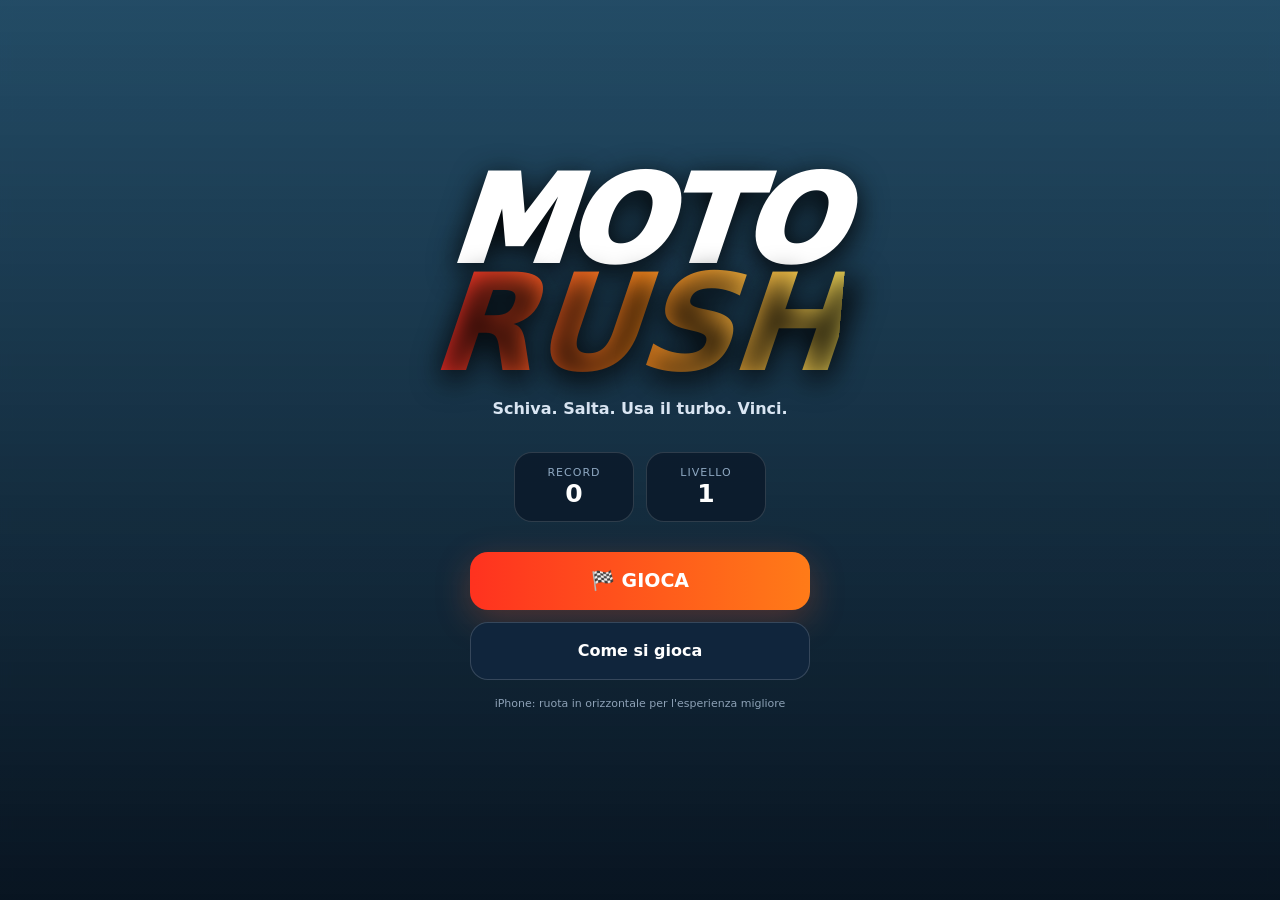
<file: index.html>
<!doctype html><html lang="it"><head><meta charset="utf-8"><meta name="viewport" content="width=device-width,initial-scale=1,viewport-fit=cover,user-scalable=no"><meta name="theme-color" content="#061221"><meta name="apple-mobile-web-app-capable" content="yes"><meta name="apple-mobile-web-app-status-bar-style" content="black-translucent"><link rel="manifest" href="manifest.webmanifest"><link rel="stylesheet" href="style.css?v=2"><title>Moto Rush</title></head><body>
<div id="app"><canvas id="game"></canvas>
<div id="start" class="screen"><div class="logo"><span>MOTO</span><b>RUSH</b></div><div class="tagline">Schiva. Salta. Usa il turbo. Vinci.</div><div class="stats"><div><small>Record</small><b id="best">0</b></div><div><small>Livello</small><b id="bestLevel">1</b></div></div><button id="play" class="primary">🏁 GIOCA</button><button id="how">Come si gioca</button><p class="hint">iPhone: ruota in orizzontale per l'esperienza migliore</p></div>
<div id="hud" class="hidden"><div class="hudLeft"><div class="pill">🏁 <b id="level">1</b></div><div class="pill">⭐ <b id="score">0</b></div></div><div class="hudCenter"><div class="speed"><span id="speedNum">0</span><small>KM/H</small></div><div class="bar"><i id="progress"></i></div></div><div class="hudRight"><div class="pill">❤️ <b id="lives">3</b></div><button id="pause">Ⅱ</button></div></div>
<div id="controls" class="hidden"><div class="steer swipeHint"><span>⇆</span><b>SCORRI PER CAMBIARE CORSIA</b></div><div class="actions"><button id="brake">BRAKE</button><button id="gas">GAS</button><button id="jump">JUMP</button><button id="turbo">⚡ TURBO</button></div></div>
<div id="message" class="banner hidden"></div>
<div id="gameover" class="screen hidden"><h2>Gara finita</h2><div class="bigScore" id="finalScore">0</div><small>PUNTI</small><div class="stats"><div><small>Livello</small><b id="finalLevel">1</b></div><div><small>Record</small><b id="finalBest">0</b></div></div><button id="again" class="primary">↻ RIGIOCA</button><button id="home">Home</button></div>
<div id="help" class="screen hidden"><h2>Come si gioca</h2><div class="helpGrid"><div>⇆<span>Scorri a destra o sinistra per cambiare corsia</span></div><div>JUMP<span>Salta rampe e ostacoli</span></div><div>⚡<span>Turbo temporaneo</span></div><div>GAS / BRAKE<span>Accelera e rallenta come una moto vera</span></div></div><button id="closeHelp" class="primary">OK</button></div>
</div><script src="game.js?v=2"></script><script>if('serviceWorker'in navigator)navigator.serviceWorker.register('sw.js?v=2').catch(()=>{});</script></body></html>
</file>
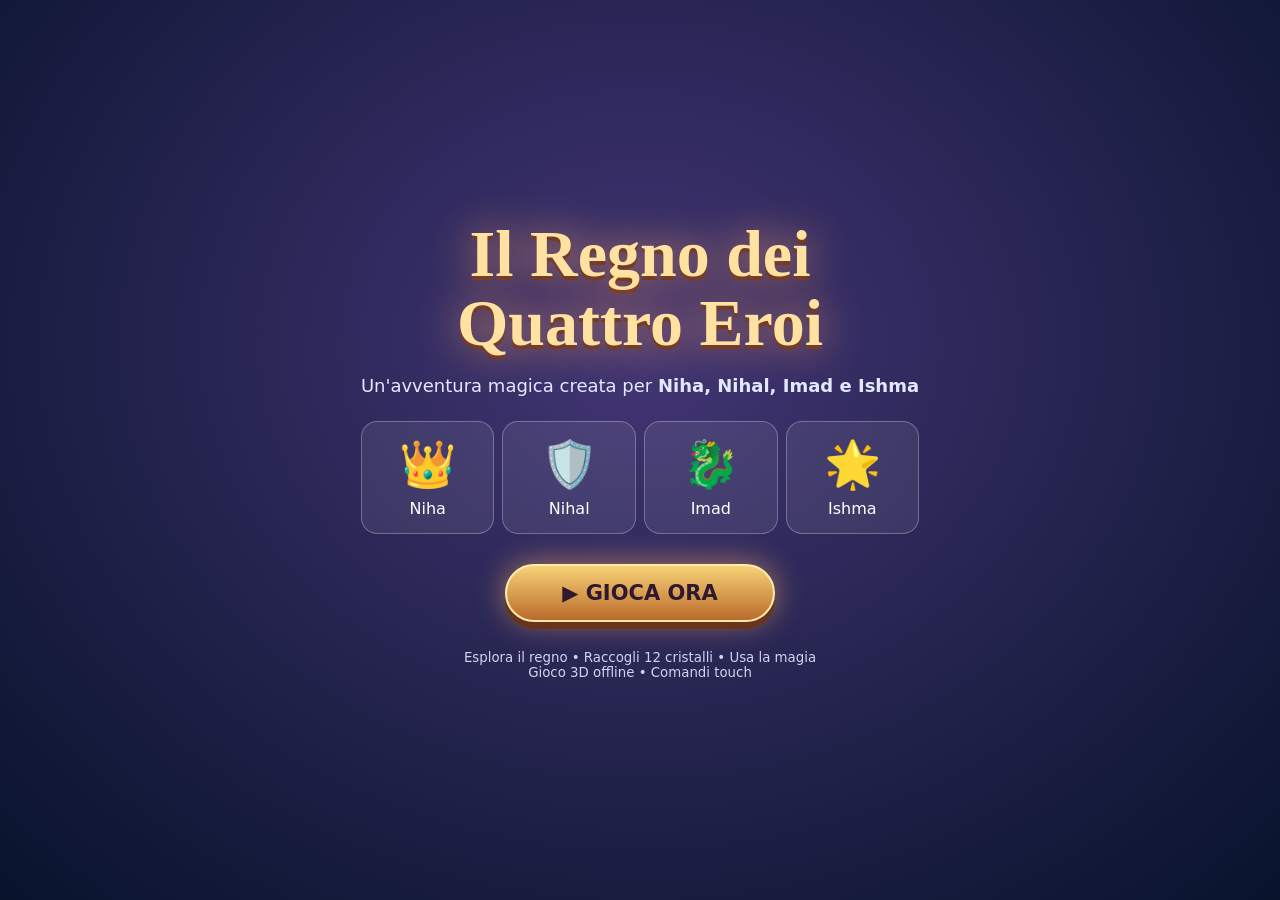
<file: android-game/app/src/main/assets/index.html>
<!doctype html><html lang="it"><head><meta charset="utf-8"><meta name="viewport" content="width=device-width,initial-scale=1,maximum-scale=1,user-scalable=no,viewport-fit=cover"><meta name="theme-color" content="#111a38"><title>Il Regno dei Quattro Eroi</title><style>
*{box-sizing:border-box}html,body{margin:0;width:100%;height:100%;overflow:hidden;background:#111a38;font-family:system-ui,-apple-system,Segoe UI,sans-serif;color:#fff;touch-action:none}canvas{width:100%;height:100%;display:block}#hud{position:absolute;inset:0;pointer-events:none}button{border:0;color:#fff;font-family:inherit;cursor:pointer;touch-action:manipulation}#top{position:absolute;top:max(12px,env(safe-area-inset-top));left:12px;right:12px;display:flex;gap:8px;align-items:flex-start;justify-content:space-between}#brand{background:#111b3ec9;border:1px solid #ffffff55;border-radius:17px;padding:9px 13px;box-shadow:0 6px 22px #0006;max-width:65%}#brand strong{display:block;font-size:clamp(12px,2.8vw,17px);color:#ffe2a5}#brand small{display:block;font-size:11px;color:#dbe3ff;margin-top:3px}#score{font-weight:900;background:#151943c9;border:1px solid #ffe5a266;padding:10px 14px;border-radius:18px;white-space:nowrap;font-size:16px}#quest{position:absolute;top:max(84px,calc(env(safe-area-inset-top) + 76px));left:12px;background:#101934c9;padding:10px 14px;border:1px solid #fff3;border-radius:15px;font-size:12px;max-width:min(300px,80vw)}#quest b{color:#fce49e}#chars{pointer-events:auto;position:absolute;top:max(85px,calc(env(safe-area-inset-top) + 75px));right:10px;display:flex;flex-direction:column;gap:7px}#chars button{font-size:11px;border-radius:13px;padding:7px 9px;background:#18234ecf;border:1px solid #ffffff44;text-align:left;min-width:104px;box-shadow:0 4px 13px #0005}#chars button.active{border-color:#ffd263;background:#54401dcc}#chars button span{font-size:18px;margin-right:5px}#stickZone{pointer-events:auto;position:absolute;bottom:max(27px,env(safe-area-inset-bottom));left:20px;width:140px;height:140px;border:2px solid #ffffff44;background:#101f4299;border-radius:50%;display:grid;place-items:center}#stick{width:65px;height:65px;background:radial-gradient(circle at 40% 25%,#ffecaa,#c17d3d);box-shadow:0 0 25px #ffde7966;border:2px solid #fff7;border-radius:50%;transform:translate(0,0)}#actions{pointer-events:auto;position:absolute;right:20px;bottom:max(37px,calc(env(safe-area-inset-bottom) + 10px));display:flex;flex-direction:column;align-items:end;gap:9px}#actions button{background:linear-gradient(135deg,#5445ac,#202c68);border:1px solid #b6a9ffb0;border-radius:50px;min-width:94px;padding:14px 12px;font-size:14px;font-weight:bold;box-shadow:0 5px 20px #0009}#actions button:first-child{background:linear-gradient(135deg,#efb650,#9d4b2d);border-color:#fff1a9}#toast{position:absolute;top:49%;left:50%;transform:translate(-50%,-50%);background:#121c40e8;border:1px solid #ffdb81;border-radius:18px;padding:17px 24px;font-size:17px;font-weight:bold;text-align:center;opacity:0;transition:opacity .25s;max-width:85vw;pointer-events:none}#start{position:absolute;inset:0;z-index:10;background:radial-gradient(ellipse at 50% 40%,#57438baa,#08132cfa),linear-gradient(#201b53,#0c1531);display:flex;justify-content:center;align-items:center;text-align:center;padding:20px;overflow:auto}#start .panel{max-width:650px}#start h1{font-family:Georgia,serif;font-size:clamp(34px,7vw,66px);line-height:1.04;color:#ffe2a1;text-shadow:0 4px 0 #763b22,0 0 40px #d99265;margin:0 0 15px}#start p{color:#e3e8ff;font-size:clamp(14px,3vw,18px)}#start .heroes{display:grid;grid-template-columns:repeat(4,1fr);gap:8px;margin:25px auto}#start .hero{background:#ffffff14;padding:15px 5px;border-radius:16px;border:1px solid #ffffff45;font-size:clamp(11px,2.5vw,16px)}#start .hero em{font-style:normal;font-size:clamp(28px,6vw,46px);display:block;margin-bottom:8px}#play{background:linear-gradient(#f7d276,#bb6b2c);border:2px solid #ffecac;box-shadow:0 7px 0 #68351b,0 0 30px #ffaa6699;color:#2e1930;font-weight:900;font-size:21px;border-radius:40px;padding:15px 55px;margin:5px}#start small{display:block;margin-top:23px;color:#ccd5ef}#hint{position:absolute;bottom:8px;left:50%;transform:translateX(-50%);font-size:10px;white-space:nowrap;color:#e5e9ffae}@media(max-width:500px){#chars button{min-width:85px;padding:5px 7px;font-size:10px}#chars button span{font-size:16px}#quest{max-width:45%;font-size:11px}#stickZone{width:126px;height:126px}#actions button{min-width:84px;padding:12px 10px}}
</style></head><body><canvas id="game"></canvas><div id="hud"><div id="top"><div id="brand"><strong>🏰 IL REGNO DEI QUATTRO EROI</strong><small id="who">Niha • Nihal • Imad • Ishma</small></div><div id="score">💎 <span id="count">0</span>/12</div></div><div id="quest"><b>✨ Missione: I cristalli del regno</b><div id="questText">Raccogli 12 cristalli magici!</div></div><div id="chars"><button data-char="0" class="active"><span>👑</span>Niha</button><button data-char="1"><span>🛡️</span>Nihal</button><button data-char="2"><span>🐉</span>Imad</button><button data-char="3"><span>🌟</span>Ishma</button></div><div id="stickZone"><div id="stick"></div></div><div id="actions"><button id="magic">✨ Magia</button><button id="jump">⬆ Salta</button></div><div id="toast"></div><div id="hint">Trascina sul mondo per girare la visuale</div></div><div id="start"><div class="panel"><h1>Il Regno dei<br>Quattro Eroi</h1><p>Un'avventura magica creata per <b>Niha, Nihal, Imad e Ishma</b></p><div class="heroes"><div class="hero"><em>👑</em>Niha</div><div class="hero"><em>🛡️</em>Nihal</div><div class="hero"><em>🐉</em>Imad</div><div class="hero"><em>🌟</em>Ishma</div></div><button id="play">▶ GIOCA ORA</button><small>Esplora il regno • Raccogli 12 cristalli • Usa la magia<br>Gioco 3D offline • Comandi touch</small></div></div><script>
'use strict';const canvas=document.getElementById('game'),gl=canvas.getContext('webgl',{antialias:true,alpha:false});if(!gl){document.getElementById('start').innerHTML='<h2>WebGL non disponibile sul browser.</h2>';throw Error('No WebGL')}
const vs=`attribute vec3 aPos;attribute vec3 aNormal;uniform mat4 uMVP;uniform mat4 uModel;varying vec3 vNorm;varying vec3 vWorld;void main(){vec4 w=uModel*vec4(aPos,1.);vWorld=w.xyz;vNorm=mat3(uModel)*aNormal;gl_Position=uMVP*vec4(aPos,1.);}`;
const fs=`precision mediump float;varying vec3 vNorm;varying vec3 vWorld;uniform vec3 uColor;uniform vec3 uEye;uniform float uTime;uniform float uGlow;void main(){vec3 N=normalize(vNorm);float diffuse=max(dot(N,normalize(vec3(-.45,1.,.55))),0.);float light=.57+.43*diffuse;vec3 c=uColor*light+uColor*uGlow*(.37+.13*sin(uTime*3.));float fog=clamp((distance(vWorld,uEye)-20.)/75.,0.,.76);c=mix(c,vec3(.52,.62,.84),fog);gl_FragColor=vec4(c,1.);}`;
function shader(type,src){let s=gl.createShader(type);gl.shaderSource(s,src);gl.compileShader(s);if(!gl.getShaderParameter(s,gl.COMPILE_STATUS))console.log(gl.getShaderInfoLog(s));return s}let prog=gl.createProgram();gl.attachShader(prog,shader(gl.VERTEX_SHADER,vs));gl.attachShader(prog,shader(gl.FRAGMENT_SHADER,fs));gl.linkProgram(prog);gl.useProgram(prog);gl.enable(gl.DEPTH_TEST);gl.enable(gl.CULL_FACE);gl.clearColor(.49,.66,.91,1);let aPos=gl.getAttribLocation(prog,'aPos'),aNormal=gl.getAttribLocation(prog,'aNormal'),uMVP=gl.getUniformLocation(prog,'uMVP'),uModel=gl.getUniformLocation(prog,'uModel'),uColor=gl.getUniformLocation(prog,'uColor'),uEye=gl.getUniformLocation(prog,'uEye'),uTime=gl.getUniformLocation(prog,'uTime'),uGlow=gl.getUniformLocation(prog,'uGlow');
function mesh(verts,inds){let data=[],normals=new Array(verts.length).fill(0).map(()=>[0,0,0]);for(let i=0;i<inds.length;i+=3){let a=verts[inds[i]],b=verts[inds[i+1]],c=verts[inds[i+2]],u=b.map((v,j)=>v-a[j]),v=c.map((w,j)=>w-a[j]),n=[u[1]*v[2]-u[2]*v[1],u[2]*v[0]-u[0]*v[2],u[0]*v[1]-u[1]*v[0]];for(let k=0;k<3;k++)for(let j=0;j<3;j++)normals[inds[i+k]][j]+=n[j]}for(let i=0;i<verts.length;i++){let n=normals[i],len=Math.hypot(...n)||1;data.push(...verts[i],...n.map(q=>q/len))}let b=gl.createBuffer(),ib=gl.createBuffer();gl.bindBuffer(gl.ARRAY_BUFFER,b);gl.bufferData(gl.ARRAY_BUFFER,new Float32Array(data),gl.STATIC_DRAW);gl.bindBuffer(gl.ELEMENT_ARRAY_BUFFER,ib);gl.bufferData(gl.ELEMENT_ARRAY_BUFFER,new Uint16Array(inds),gl.STATIC_DRAW);return{b,ib,count:inds.length}}
const cube=mesh([[-.5,-.5,-.5],[.5,-.5,-.5],[.5,.5,-.5],[-.5,.5,-.5],[-.5,-.5,.5],[.5,-.5,.5],[.5,.5,.5],[-.5,.5,.5]],[0,2,1,0,3,2,4,5,6,4,6,7,0,1,5,0,5,4,3,7,6,3,6,2,1,2,6,1,6,5,0,4,7,0,7,3]);
function roundMesh(lat=9,lon=12){let v=[],id=[];for(let i=0;i<=lat;i++){let p=Math.PI*i/lat;for(let j=0;j<=lon;j++){let t=j*2*Math.PI/lon;v.push([Math.sin(p)*Math.cos(t)*.5,Math.cos(p)*.5,Math.sin(p)*Math.sin(t)*.5])}}for(let i=0;i<lat;i++)for(let j=0;j<lon;j++){let n=i*(lon+1)+j;id.push(n,n+lon+1,n+1,n+1,n+lon+1,n+lon+2)}return mesh(v,id)}let sphere=roundMesh();function coneMesh(sides=9){let v=[[0,.5,0],[0,-.5,0]],id=[];for(let k=0;k<sides;k++){let a=2*Math.PI*k/sides;v.push([Math.cos(a)*.5,-.5,Math.sin(a)*.5])}for(let k=0;k<sides;k++){let j=2+k,l=2+(k+1)%sides;id.push(0,j,l,1,l,j)}return mesh(v,id)}const cone=coneMesh();
const matI=()=>[1,0,0,0,0,1,0,0,0,0,1,0,0,0,0,1];function mul(a,b){let r=new Array(16).fill(0);for(let c=0;c<4;c++)for(let row=0;row<4;row++)for(let k=0;k<4;k++)r[c*4+row]+=a[k*4+row]*b[c*4+k];return r}function model(x,y,z,sx,sy,sz,ry=0){let c=Math.cos(ry),s=Math.sin(ry);return[c*sx,0,-s*sx,0,0,sy,0,0,s*sz,0,c*sz,0,x,y,z,1]}function perspective(fov,aspect,near,far){let f=1/Math.tan(fov/2);return[f/aspect,0,0,0,0,f,0,0,0,0,(far+near)/(near-far),-1,0,0,2*far*near/(near-far),0]}function look(eye,target){let z=eye.map((v,i)=>v-target[i]),len=Math.hypot(...z);z=z.map(v=>v/len);let x=[z[2],0,-z[0]];len=Math.hypot(...x);x=x.map(v=>v/len);let y=[z[1]*x[2]-z[2]*x[1],z[2]*x[0]-z[0]*x[2],z[0]*x[1]-z[1]*x[0]];return[x[0],y[0],z[0],0,x[1],y[1],z[1],0,x[2],y[2],z[2],0,-x.reduce((s,v,i)=>s+v*eye[i],0),-y.reduce((s,v,i)=>s+v*eye[i],0),-z.reduce((s,v,i)=>s+v*eye[i],0),1]}
let vp=matI(),draws=0;function draw(m,x,y,z,sx,sy,sz,color,ry=0,glow=0){let mod=model(x,y,z,sx,sy,sz,ry);gl.uniformMatrix4fv(uModel,false,new Float32Array(mod));gl.uniformMatrix4fv(uMVP,false,new Float32Array(mul(vp,mod)));gl.uniform3fv(uColor,color);gl.uniform1f(uGlow,glow);gl.bindBuffer(gl.ARRAY_BUFFER,m.b);gl.bindBuffer(gl.ELEMENT_ARRAY_BUFFER,m.ib);gl.enableVertexAttribArray(aPos);gl.enableVertexAttribArray(aNormal);gl.vertexAttribPointer(aPos,3,gl.FLOAT,false,24,0);gl.vertexAttribPointer(aNormal,3,gl.FLOAT,false,24,12);gl.drawElements(gl.TRIANGLES,m.count,gl.UNSIGNED_SHORT,0);draws++}
function rng(seed){return()=>{seed=(seed*1664525+1013904223)>>>0;return seed/4294967296}}let rand=rng(941);const trees=[],rocks=[],flowers=[],crystals=[],clouds=[];for(let i=0;i<92;i++){let x=(rand()-.5)*105,z=(rand()-.5)*105;if(Math.abs(x)<7&&Math.abs(z)<9)continue;trees.push({x,z,s:1.4+rand()*2.3,t:rand()})}for(let i=0;i<50;i++)rocks.push({x:(rand()-.5)*104,z:(rand()-.5)*104,s:.4+rand()*1.2});for(let i=0;i<130;i++)flowers.push({x:(rand()-.5)*104,z:(rand()-.5)*104,c:rand()});for(let i=0;i<12;i++){let angle=i*Math.PI*2/12,r=10+(i%4)*8;crystals.push({x:Math.sin(angle)*r,z:Math.cos(angle)*r,got:false})}for(let i=0;i<8;i++)clouds.push({x:(rand()-.5)*100,z:(rand()-.5)*100,y:17+rand()*9,s:3+rand()*6});
let p={x:0,z:3,y:0,vy:0,angle:Math.PI},camAngle=0,selected=0,count=0,started=false,magic=0,won=false,last=0,tm=0;const colors=[[.74,.37,.83],[.27,.49,.94],[.17,.7,.5],[1,.76,.28]],names=['Niha','Nihal','Imad','Ishma'];function toast(s){let el=document.getElementById('toast');el.textContent=s;el.style.opacity=1;clearTimeout(toast.t);toast.t=setTimeout(()=>el.style.opacity=0,1900)}
function castle(x,z,s=1){let stone=[.78,.78,.88],roof=[.3,.35,.77],gold=[1,.72,.29];draw(cube,x,2.6*s,z,7*s,5.2*s,4.5*s,stone);draw(cube,x,5.1*s,z,7.7*s,.55*s,5*s,roof);for(let dx of [-4.1,4.1])for(let dz of [-2.8,2.8]){draw(cube,x+dx*s,3.1*s,z+dz*s,2.5*s,6.2*s,2.5*s,stone);draw(cone,x+dx*s,7.6*s,z+dz*s,3.5*s,3.2*s,3.5*s,roof);draw(sphere,x+dx*s,9.2*s,z+dz*s,.46*s,.46*s,.46*s,gold,0,1)}draw(cube,x,1.25*s,z+2.29*s,2.3*s,2.5*s,.1*s,[.36,.23,.23]);for(let k=-2;k<=2;k++)draw(cube,x+k*1.32*s,5.6*s,z+2.28*s,.6*s,.8*s,.6*s,stone);}
function hero(){let x=p.x,y=p.y,z=p.z,ry=p.angle,c=colors[selected];draw(sphere,x,y+1.55,z,.67,.72,.62,[1,.76,.58]);draw(cube,x,y+.83,z,.8,1.05,.51,c,ry);draw(cube,x-.48,y+.83,z,.24,.87,.28,[.98,.72,.56],ry);draw(cube,x+.48,y+.83,z,.24,.87,.28,[.98,.72,.56],ry);draw(cube,x-.2,y+.23,z,.29,.5,.32,[.27,.29,.55],ry);draw(cube,x+.2,y+.23,z,.29,.5,.32,[.27,.29,.55],ry);draw(sphere,x-.18,y+1.64,z+.3,.09,.12,.08,[.12,.1,.17]);draw(sphere,x+.18,y+1.64,z+.3,.09,.12,.08,[.12,.1,.17]);draw(cone,x,y+2.11,z,selected===3?.85:1.04,selected===3?.47:.7,selected===3?.85:1.04,selected===0?0:Math.PI/4);if(selected===1){draw(cube,x+.8,y+.85,z,.17,1.3,.18,[.85,.92,1],0,1)}else if(selected===2){draw(sphere,x+.8,y+1.1,z,.4,.35,.4,[.35,.95,.83],0,1)}else draw(sphere,x+.7,y+1.15,z,.3,.3,.3,[.98,.58,1],0,1)}
function renderWorld(){draw(cube,0,-.65,0,125,1.2,125,[.32,.7,.37]);for(let i=0;i<7;i++){let z=-7-i*2.7;draw(cube,0,-.015,z,3.8,.04,2.75,[.77,.67,.48])}castle(0,-29,1);castle(35,-38,.54);for(let t of trees){draw(cube,t.x,t.s*.42,t.z,.33*t.s,.84*t.s,.33*t.s,[.43,.3,.23]);draw(cone,t.x,t.s*1.14,t.z,1.5*t.s,1.8*t.s,1.5*t.s,t.t>.5?[.12,.49,.27]:[.16,.59,.32]);draw(cone,t.x,t.s*1.62,t.z,1.13*t.s,1.55*t.s,1.13*t.s,[.23,.67,.39])}for(let r of rocks)draw(sphere,r.x,r.s*.25,r.z,r.s*1.2,r.s*.62,r.s,[.57,.61,.68]);for(let f of flowers){draw(sphere,f.x,.10,f.z,.15,.2,.15,f.c>.65?[1,.53,.69]:f.c>.3?[.98,.87,.39]:[.72,.59,1],0,.35)}for(let c of crystals)if(!c.got){let bob=.25*Math.sin(tm*2+c.x);draw(cone,c.x,.95+bob,c.z,1.05,1.8,1.05,[.32,.94,1],tm*.9,1.5);draw(cone,c.x,.15+bob,c.z,.7,.85,.7,[.9,.54,1],tm*.9+Math.PI,1.2)}for(let cl of clouds){for(let i=0;i<3;i++)draw(sphere,cl.x+(i-1)*cl.s*.4,cl.y+(i===1?.6:0),cl.z,cl.s,cl.s*.4,cl.s*.7,[.96,.95,1])}for(let i=0;i<7;i++){let a=i*Math.PI*2/7;draw(cone,Math.sin(a)*57,-1,Math.cos(a)*57,25,28,25,[.43,.57,.68])}hero();if(magic>0){let v=1+(1-magic)*5;draw(sphere,p.x,p.y+1,p.z,v,.12,v,[.65,.47,1],0,2)}}
function resize(){let ratio=Math.min(devicePixelRatio||1,1.8),w=Math.round(innerWidth*ratio),h=Math.round(innerHeight*ratio);if(canvas.width!==w||canvas.height!==h){canvas.width=w;canvas.height=h;gl.viewport(0,0,w,h)}}let moveX=0,moveY=0;function frame(ms){requestAnimationFrame(frame);let dt=Math.min((ms-last)/1000||.016,.05);last=ms;tm+=dt;resize();if(started){let vx=moveX,vz=-moveY,dx=Math.cos(camAngle)*vx+Math.sin(camAngle)*vz,dz=-Math.sin(camAngle)*vx+Math.cos(camAngle)*vz;if(Math.hypot(dx,dz)>.08){let len=Math.max(1,Math.hypot(dx,dz));p.x+=dx/len*dt*6.8;p.z+=dz/len*dt*6.8;p.angle=Math.atan2(dx,dz)}p.x=Math.max(-54,Math.min(54,p.x));p.z=Math.max(-54,Math.min(54,p.z));p.y+=p.vy*dt;p.vy-=20*dt;if(p.y<0){p.y=0;p.vy=0}for(let c of crystals)if(!c.got&&Math.hypot(c.x-p.x,c.z-p.z)<1.8){c.got=true;count++;document.getElementById('count').textContent=count;document.getElementById('questText').textContent=count===12?'Missione completata! Il regno è salvo!':`Cristalli trovati: ${count} di 12`;toast('💎 Cristallo magico trovato!');if(count===12){won=true;toast('🏆 VITTORIA! Il regno è salvo!')}}magic=Math.max(0,magic-dt)}let eye=[p.x+Math.sin(camAngle)*11,p.y+7,p.z+Math.cos(camAngle)*11],target=[p.x,p.y+1.1,p.z];vp=mul(perspective(Math.PI/3,canvas.width/canvas.height,.12,180),look(eye,target));gl.clear(gl.COLOR_BUFFER_BIT|gl.DEPTH_BUFFER_BIT);gl.uniform3fv(uEye,eye);gl.uniform1f(uTime,tm);renderWorld()};requestAnimationFrame(frame);
const stickZone=document.getElementById('stickZone'),stick=document.getElementById('stick');let stickId=null;function joy(e){let r=stickZone.getBoundingClientRect(),x=e.clientX-r.left-r.width/2,y=e.clientY-r.top-r.height/2,len=Math.hypot(x,y),max=43;if(len>max){x=x/len*max;y=y/len*max}moveX=x/max;moveY=y/max;stick.style.transform=`translate(${x}px,${y}px)`}stickZone.addEventListener('pointerdown',e=>{stickId=e.pointerId;stickZone.setPointerCapture(e.pointerId);joy(e)});stickZone.addEventListener('pointermove',e=>{if(e.pointerId===stickId)joy(e)});function joyEnd(e){if(e.pointerId===stickId){stickId=null;moveX=moveY=0;stick.style.transform='translate(0,0)'}}stickZone.addEventListener('pointerup',joyEnd);stickZone.addEventListener('pointercancel',joyEnd);let camTouch=null,camStart=0;canvas.addEventListener('pointerdown',e=>{camTouch=e.pointerId;camStart=e.clientX;canvas.setPointerCapture(e.pointerId)});canvas.addEventListener('pointermove',e=>{if(e.pointerId===camTouch){camAngle-=(e.clientX-camStart)*.007;camStart=e.clientX}});canvas.addEventListener('pointerup',e=>{if(camTouch===e.pointerId)camTouch=null});document.querySelectorAll('#chars button').forEach(b=>b.onclick=()=>{selected=+b.dataset.char;document.querySelectorAll('#chars button').forEach(q=>q.classList.toggle('active',q===b));document.getElementById('who').textContent=`${names[selected]} sta esplorando il regno`;toast('✨ Ora giochi con '+names[selected])});document.getElementById('jump').onclick=()=>{if(p.y===0)p.vy=8.5};document.getElementById('magic').onclick=()=>{magic=.85;toast('✨ Potere magico di '+names[selected]+'!')};document.getElementById('play').onclick=()=>{document.getElementById('start').style.display='none';started=true;toast('🏰 Benvenuti nel vostro regno!')};let keys={};addEventListener('keydown',e=>{keys[e.key.toLowerCase()]=true;if(e.key===' ')document.getElementById('jump').click()});addEventListener('keyup',e=>keys[e.key.toLowerCase()]=false);setInterval(()=>{if(stickId===null){moveX=(+!!(keys.d||keys.arrowright))-(+!!(keys.a||keys.arrowleft));moveY=(+!!(keys.s||keys.arrowdown))-(+!!(keys.w||keys.arrowup))}},30);addEventListener('pagehide',()=>{try{localStorage.setItem('regno-progress',JSON.stringify({count,got:crystals.map(c=>c.got),x:p.x,z:p.z}))}catch(e){}});try{let saved=JSON.parse(localStorage.getItem('regno-progress'));if(saved&&saved.got?.length===12){saved.got.forEach((v,i)=>crystals[i].got=!!v);count=crystals.filter(c=>c.got).length;p.x=saved.x||0;p.z=saved.z||3;document.getElementById('count').textContent=count;document.getElementById('questText').textContent=count===12?'Missione completata! Il regno è salvo!':`Cristalli trovati: ${count} di 12`}}catch(e){}
</script></body></html>
</file>
<file: style.css>
*{box-sizing:border-box}html,body,#app{margin:0;width:100%;height:100%;overflow:hidden;background:#050b14;color:#fff;font-family:system-ui,-apple-system,Segoe UI,sans-serif;touch-action:none}button{font:inherit;color:#fff;-webkit-tap-highlight-color:transparent}#game{width:100%;height:100%;display:block;background:#111}.screen{position:absolute;inset:0;display:flex;flex-direction:column;align-items:center;justify-content:center;padding:max(24px,env(safe-area-inset-top)) 24px max(24px,env(safe-area-inset-bottom));background:linear-gradient(#021021a8,#020812ee);backdrop-filter:blur(6px);text-align:center}.hidden{display:none!important}.logo{font-weight:1000;font-style:italic;letter-spacing:-4px;transform:skew(-5deg);text-shadow:0 8px 30px #000}.logo span{display:block;font-size:clamp(58px,14vw,120px);line-height:.72}.logo b{font-size:clamp(64px,16vw,135px);line-height:.88;background:linear-gradient(90deg,#ff2b2b,#ff8b1f,#ffe45e);-webkit-background-clip:text;color:transparent}.tagline{margin:14px 0 22px;color:#dbe7f4;font-weight:700}.stats{display:flex;gap:12px;margin:12px 0 24px}.stats>div{min-width:120px;padding:13px 18px;border-radius:18px;background:#0b1a2bd9;border:1px solid #ffffff24}.stats small{display:block;color:#8fa8c2;text-transform:uppercase;font-size:11px;letter-spacing:1px}.stats b{font-size:25px}.screen button{width:min(340px,86vw);height:58px;border:1px solid #ffffff28;background:#10253c;border-radius:18px;margin:6px;font-weight:900}.screen .primary{background:linear-gradient(90deg,#ff321f,#ff7b18);box-shadow:0 10px 35px #ff572244;border:0;font-size:19px}.hint{font-size:11px;color:#8da1b6}.bigScore{font-size:70px;font-weight:1000;line-height:.9;color:#ffcf39}.screen h2{font-size:38px;margin:0 0 15px}.helpGrid{display:grid;grid-template-columns:repeat(2,minmax(120px,1fr));gap:12px;width:min(520px,92vw);margin:16px 0}.helpGrid div{background:#0d1c2f;border:1px solid #ffffff20;border-radius:18px;padding:18px;font-size:25px;font-weight:900}.helpGrid span{display:block;font-size:12px;color:#a9bdd0;margin-top:7px;font-weight:600}#hud{position:absolute;left:0;right:0;top:0;padding:max(8px,env(safe-area-inset-top)) max(10px,env(safe-area-inset-right)) 0 max(10px,env(safe-area-inset-left));display:flex;align-items:flex-start;justify-content:space-between;gap:10px;pointer-events:none}.hudLeft,.hudRight{display:flex;gap:7px}.pill,#pause{background:#061221c9;border:1px solid #ffffff28;border-radius:12px;padding:9px 12px;font-weight:900;backdrop-filter:blur(9px)}#pause{pointer-events:auto;min-width:43px}.hudCenter{width:min(360px,35vw);text-align:center}.speed{font-weight:1000;text-shadow:0 2px 8px #000}.speed span{font-size:25px}.speed small{font-size:9px;margin-left:4px}.bar{height:7px;background:#0008;border:1px solid #ffffff33;border-radius:99px;overflow:hidden}.bar i{display:block;height:100%;width:0;background:linear-gradient(90deg,#5ae3ff,#ffe33b,#ff5c23)}#controls{position:absolute;left:0;right:0;bottom:0;padding:0 max(10px,env(safe-area-inset-right)) max(12px,env(safe-area-inset-bottom)) max(10px,env(safe-area-inset-left));display:flex;justify-content:space-between;align-items:flex-end;pointer-events:none}.steer,.actions{display:flex;gap:9px;pointer-events:auto}#controls button{height:64px;min-width:66px;border-radius:18px;border:1px solid #ffffff38;background:#061221c8;backdrop-filter:blur(10px);font-weight:1000}#controls button:active{transform:scale(.94);background:#17334e}.actions #turbo{background:linear-gradient(#ff9227d9,#e94920d9)}.actions #jump{background:#1a75d9d9}.banner{position:absolute;left:50%;top:22%;transform:translateX(-50%);background:#061221d8;border:1px solid #ffffff35;padding:12px 22px;border-radius:99px;font-size:clamp(18px,4vw,34px);font-weight:1000;white-space:nowrap;box-shadow:0 10px 30px #0007}@media(max-width:700px) and (orientation:portrait){.actions{display:grid;grid-template-columns:repeat(2,1fr)}.actions #turbo{grid-column:span 2}.hudCenter{width:32vw}.pill{padding:8px 9px;font-size:12px}#controls button{height:58px;min-width:58px;font-size:11px}}

.swipeHint{min-width:210px;display:flex;align-items:center;gap:10px;padding:10px 14px;border-radius:18px;background:#061221a8;border:1px solid #ffffff28;backdrop-filter:blur(10px);pointer-events:none}
.swipeHint span{font-size:32px;line-height:1}.swipeHint b{font-size:10px;letter-spacing:.8px;color:#d9e7f2;max-width:130px;text-align:left}
.actions #gas{background:linear-gradient(#1ea95bd9,#0d7a44d9)}
@media(max-width:700px){.swipeHint{min-width:150px;padding:8px 10px}.swipeHint b{font-size:8px}.swipeHint span{font-size:26px}.actions{grid-template-columns:repeat(2,1fr)!important}.actions #turbo{grid-column:auto!important}}
</file>
